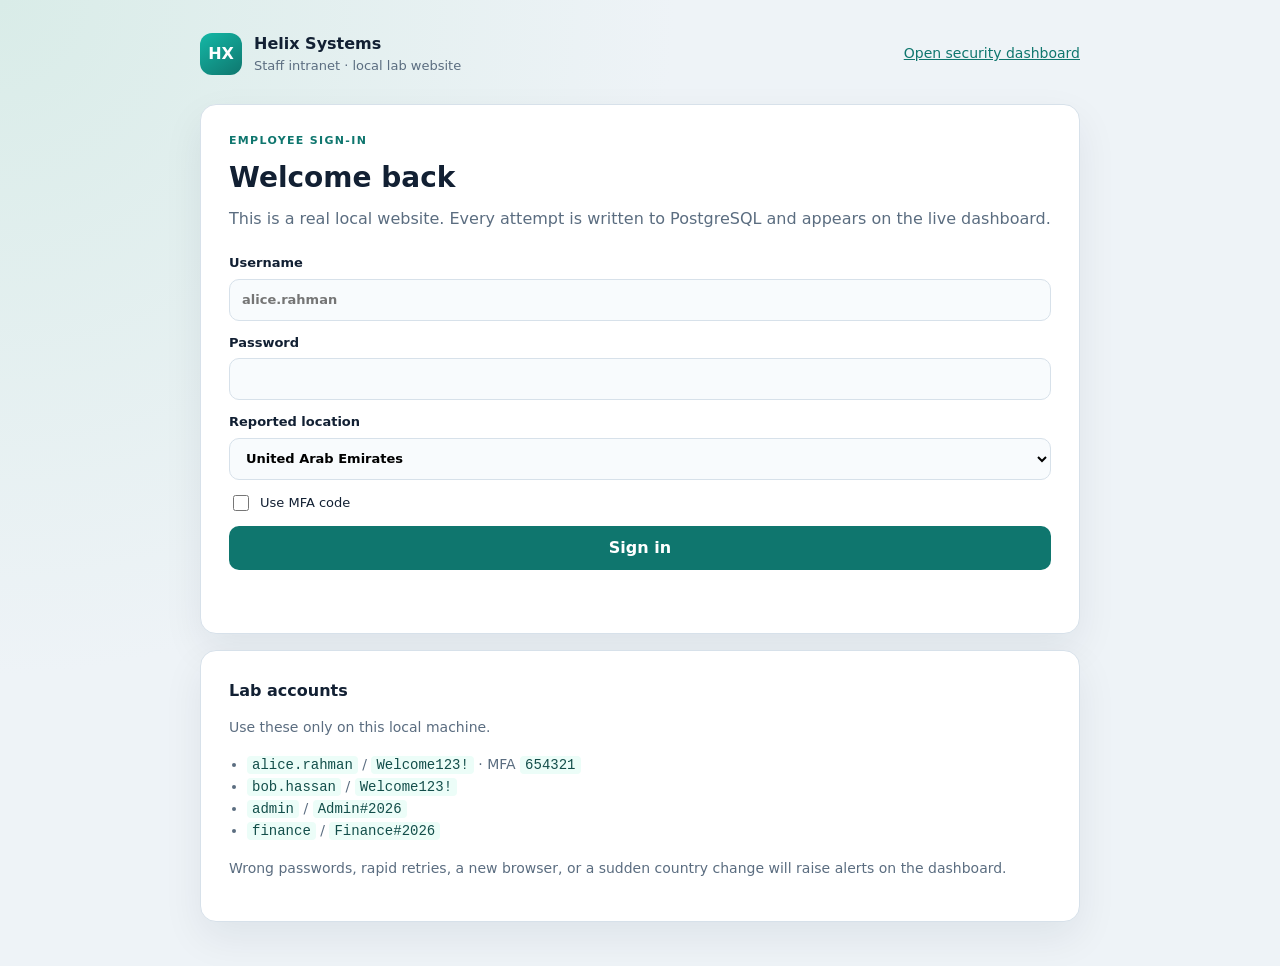
<file: portal/index.html>
<!doctype html>
<html lang="en">
<head>
  <meta charset="utf-8">
  <meta name="viewport" content="width=device-width, initial-scale=1">
  <title>Helix Staff Portal</title>
  <link rel="stylesheet" href="/portal/styles.css">
</head>
<body>
  <div class="page">
    <header class="top">
      <div class="logo">HX</div>
      <div>
        <div class="product">Helix Systems</div>
        <div class="subtitle">Staff intranet · local lab website</div>
      </div>
      <a class="dash-link" href="/" target="_blank" rel="noopener">Open security dashboard</a>
    </header>

    <main class="card">
      <p class="eyebrow">Employee sign-in</p>
      <h1>Welcome back</h1>
      <p class="lede">This is a real local website. Every attempt is written to PostgreSQL and appears on the live dashboard.</p>

      <form id="login-form">
        <label>Username<input name="username" autocomplete="username" required maxlength="100" placeholder="alice.rahman"></label>
        <label>Password<input name="password" type="password" autocomplete="current-password" required maxlength="200"></label>
        <label>Reported location
          <select name="country">
            <option>United Arab Emirates</option>
            <option>United States</option>
            <option>United Kingdom</option>
            <option>India</option>
            <option>Germany</option>
            <option>Singapore</option>
          </select>
        </label>
        <label class="check"><input type="checkbox" name="use_mfa"> Use MFA code</label>
        <label id="mfa-field" class="hidden">MFA code<input name="mfa_code" inputmode="numeric" maxlength="12" placeholder="654321"></label>
        <button type="submit">Sign in</button>
        <p id="status" class="status" role="status"></p>
      </form>
    </main>

    <aside class="lab">
      <h2>Lab accounts</h2>
      <p>Use these only on this local machine.</p>
      <ul>
        <li><code>alice.rahman</code> / <code>Welcome123!</code> · MFA <code>654321</code></li>
        <li><code>bob.hassan</code> / <code>Welcome123!</code></li>
        <li><code>admin</code> / <code>Admin#2026</code></li>
        <li><code>finance</code> / <code>Finance#2026</code></li>
      </ul>
      <p>Wrong passwords, rapid retries, a new browser, or a sudden country change will raise alerts on the dashboard.</p>
    </aside>
  </div>
  <script src="/portal/app.js"></script>
</body>
</html>
</file>
<file: portal/styles.css>
:root{color-scheme:light;--ink:#122033;--muted:#5b6d80;--line:#d7e1ea;--accent:#0f766e;--bg:#eef3f7}
*{box-sizing:border-box}body{margin:0;font:16px/1.5 "Segoe UI",system-ui,sans-serif;background:radial-gradient(circle at top left,#d9ece8,#eef3f7 42%);color:var(--ink)}
.page{max-width:920px;margin:0 auto;padding:32px 20px 48px}
.top{display:flex;align-items:center;gap:12px;margin-bottom:28px}
.logo{width:42px;height:42px;border-radius:12px;background:linear-gradient(145deg,#14b8a6,#0f766e);color:#fff;display:grid;place-items:center;font-weight:700}
.product{font-weight:700}.subtitle{font-size:13px;color:var(--muted)}
.dash-link{margin-left:auto;color:#0f766e;font-size:14px}
.card,.lab{background:#fff;border:1px solid var(--line);border-radius:16px;padding:28px;box-shadow:0 16px 40px #12203312}
.card{margin-bottom:16px}
.eyebrow{text-transform:uppercase;letter-spacing:.12em;font-size:11px;color:#0f766e;font-weight:700;margin:0 0 8px}
h1{margin:0 0 8px;font-size:28px}.lede{margin:0 0 22px;color:var(--muted)}
form{display:grid;gap:12px}label{display:grid;gap:6px;font-size:13px;font-weight:600}
input,select,button{font:inherit}input,select{height:42px;border:1px solid var(--line);border-radius:10px;padding:0 12px;background:#f8fbfd}
.check{display:flex;align-items:center;gap:8px;font-weight:500}input[type=checkbox]{width:16px;height:16px}
button{height:44px;border:0;border-radius:10px;background:#0f766e;color:#fff;font-weight:700;cursor:pointer}
button:hover{background:#115e59}.hidden{display:none}
.status{min-height:1.4em;margin:4px 0 0;font-size:14px}.ok{color:#047857}.err{color:#b91c1c}
.lab h2{margin:0 0 8px;font-size:16px}.lab p,.lab li{color:var(--muted);font-size:14px}
.lab ul{padding-left:18px}code{color:#134e4a;background:#ecfdf8;padding:1px 5px;border-radius:4px}
</file>
